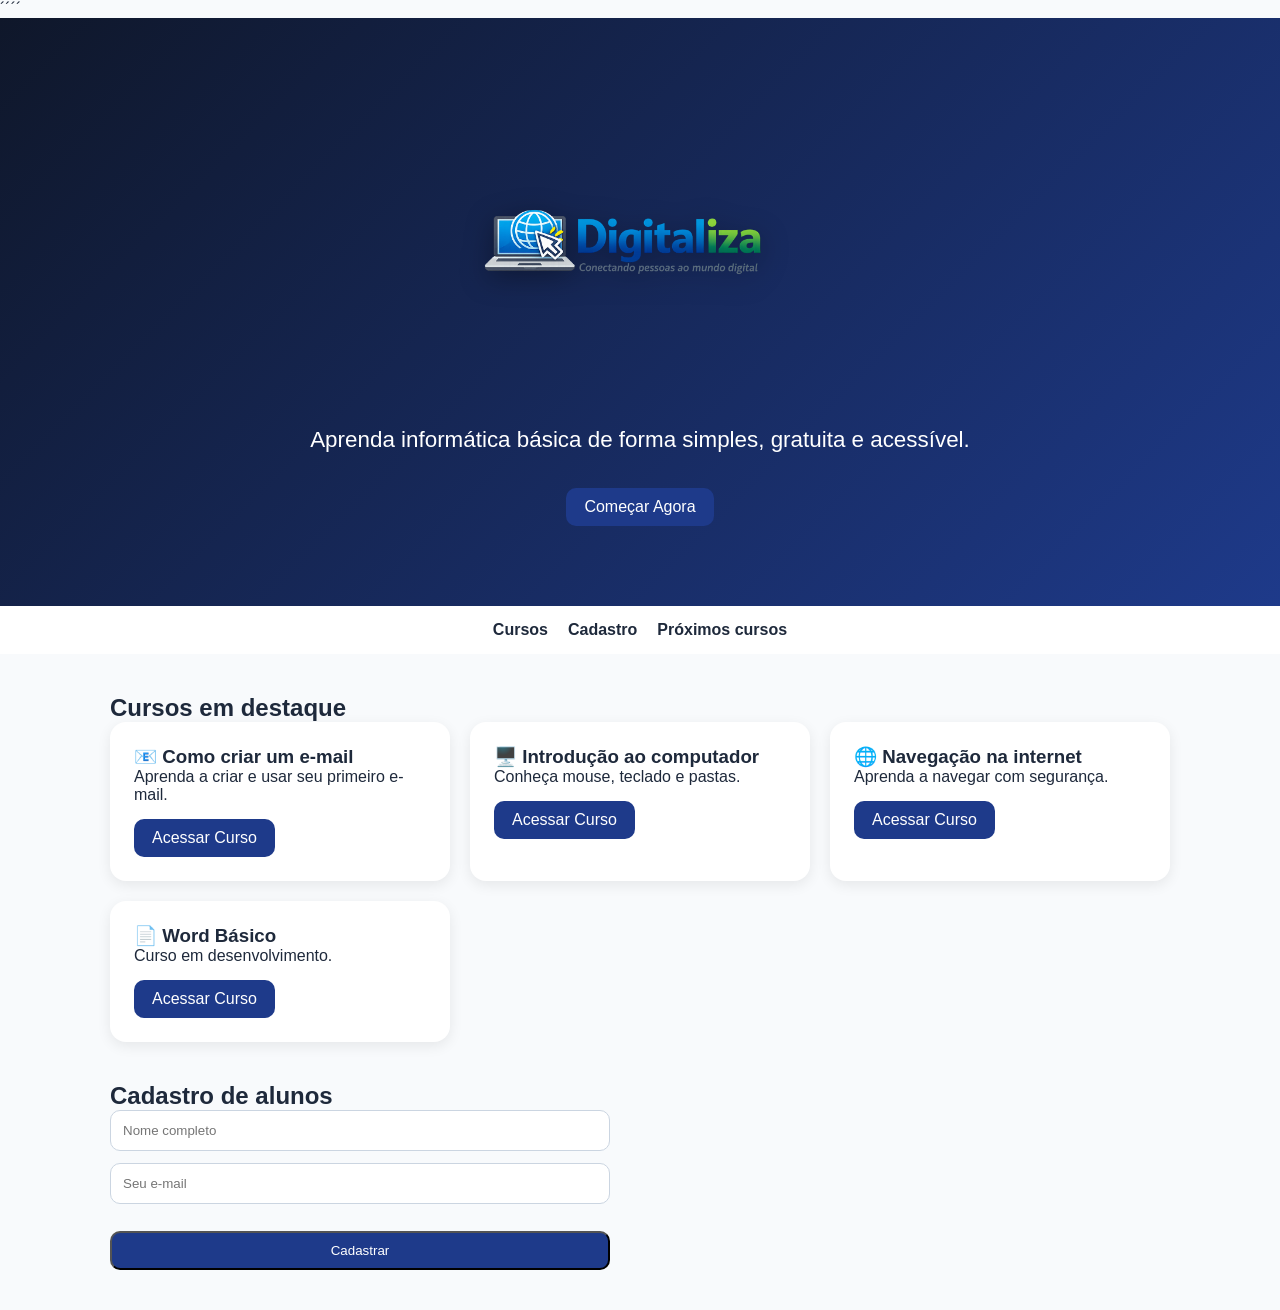
<file: index.html>
<!DOCTYPE html>
<html lang="pt-BR">
<head>´´´´
  <meta charset="UTF-8" />
  <meta name="viewport" content="width=device-width, initial-scale=1.0" />
  <title>Digitaliza - Inclusão Digital</title>
  <link rel="stylesheet" href="style.css" />
</head>
<body>
  <header>
    <img src="assets/logo.png" alt="Logo Digitaliza" class="logo" />
    <p>Aprenda informática básica de forma simples, gratuita e acessível.</p>
    <a href="#cursos" class="btn">Começar Agora</a>
  </header>

  <nav>
    <a href="#cursos">Cursos</a>
    <a href="#cadastro">Cadastro</a>
    <a href="em-breve.html">Próximos cursos</a>
  </nav>

  <section id="cursos">
    <h2>Cursos em destaque</h2>
    <div class="grid">
      <div class="card">
        <h3>📧 Como criar um e-mail</h3>
        <p>Aprenda a criar e usar seu primeiro e-mail.</p>
        <a class="btn" href="curso-email.html">Acessar Curso</a>
      </div>

      <div class="card">
        <h3>🖥️ Introdução ao computador</h3>
        <p>Conheça mouse, teclado e pastas.</p>
        <a class="btn" href="curso-computador.html">Acessar Curso</a>
      </div>

      <div class="card">
        <h3>🌐 Navegação na internet</h3>
        <p>Aprenda a navegar com segurança.</p>
        <a class="btn" href="curso-internet.html">Acessar Curso</a>
      </div>

      <div class="card">
        <h3>📄 Word Básico</h3>
        <p>Curso em desenvolvimento.</p>
        <a class="btn" href="em-breve.html">Acessar Curso</a>
      </div>
    </div>
  </section>

  <section id="cadastro">
    <h2>Cadastro de alunos</h2>
    <form id="studentForm">
      <input type="text" id="name" placeholder="Nome completo" required />
      <input type="email" id="email" placeholder="Seu e-mail" required />
      <button type="submit" class="btn">Cadastrar</button>
    </form>
    <p id="successMessage"></p>
  </section>

  <script src="script.js"></script>
</body>
</html>
</file>
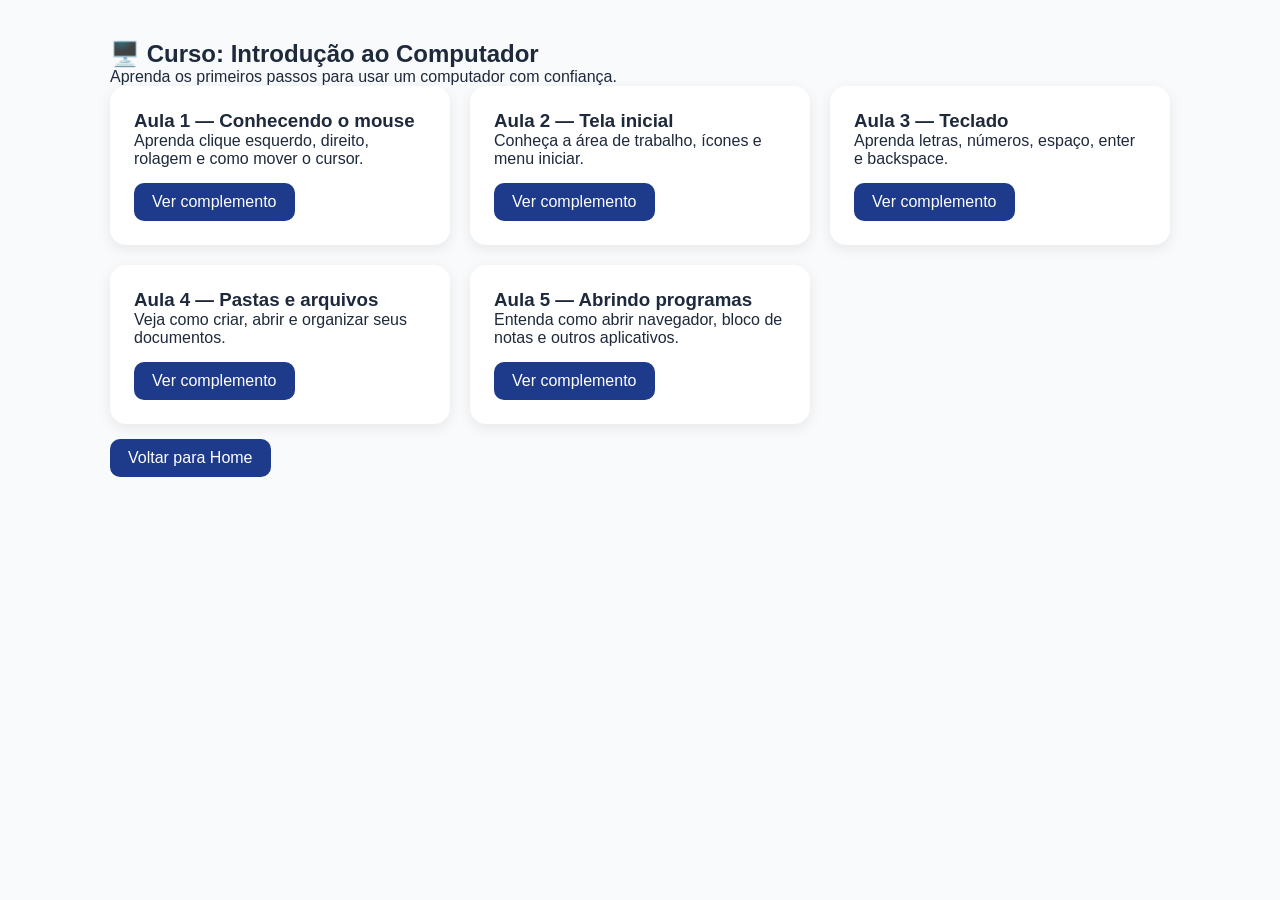
<file: curso-computador.html>
<!DOCTYPE html>
<html lang="pt-BR">
<head>
  <meta charset="UTF-8" />
  <meta name="viewport" content="width=device-width, initial-scale=1.0"/>
  <title>Curso: Introdução ao Computador</title>
  <link rel="stylesheet" href="style.css" />
</head>
<body>
  <section>
    <h1>🖥️ Curso: Introdução ao Computador</h1>
    <p>Aprenda os primeiros passos para usar um computador com confiança.</p>

    <div class="grid">
      <div class="card">
        <h3>Aula 1 — Conhecendo o mouse</h3>
        <p>Aprenda clique esquerdo, direito, rolagem e como mover o cursor.</p>
        <a class="btn" href="https://youtu.be/-b1Y5TZ7P7c?si=sgi7mjNshd6O_cqb" target="_blank">
          Ver complemento
        </a>
      </div>

      <div class="card">
        <h3>Aula 2 — Tela inicial</h3>
        <p>Conheça a área de trabalho, ícones e menu iniciar.</p>
        <a class="btn" href="https://youtu.be/Xn6UAN_K1XA?si=99eIyHU34kfSKB-9" target="_blank">
          Ver complemento
        </a>
      </div>

      <div class="card">
        <h3>Aula 3 — Teclado</h3>
        <p>Aprenda letras, números, espaço, enter e backspace.</p>
        <a class="btn" href="https://youtu.be/Pk9RKJh_ZNk?si=7H0yHNEBoUVU_XET" target="_blank">
          Ver complemento
        </a>
      </div>

      <div class="card">
        <h3>Aula 4 — Pastas e arquivos</h3>
        <p>Veja como criar, abrir e organizar seus documentos.</p>
        <a class="btn" href="https://youtu.be/JY6I5dz6YmA?si=3Yqs66o7d3EsdkRe" target="_blank">
          Ver complemento
        </a>
      </div>

      <div class="card">
        <h3>Aula 5 — Abrindo programas</h3>
        <p>Entenda como abrir navegador, bloco de notas e outros aplicativos.</p>
        <a class="btn" href="https://youtu.be/vFgBjxtywu4?si=bFya4XljKsKqoxQ6" target="_blank">
          Ver complemento
        </a>
      </div>
    </div>

    <a href="index.html" class="btn">Voltar para Home</a>
  </section>
</body>
</html>
</file>
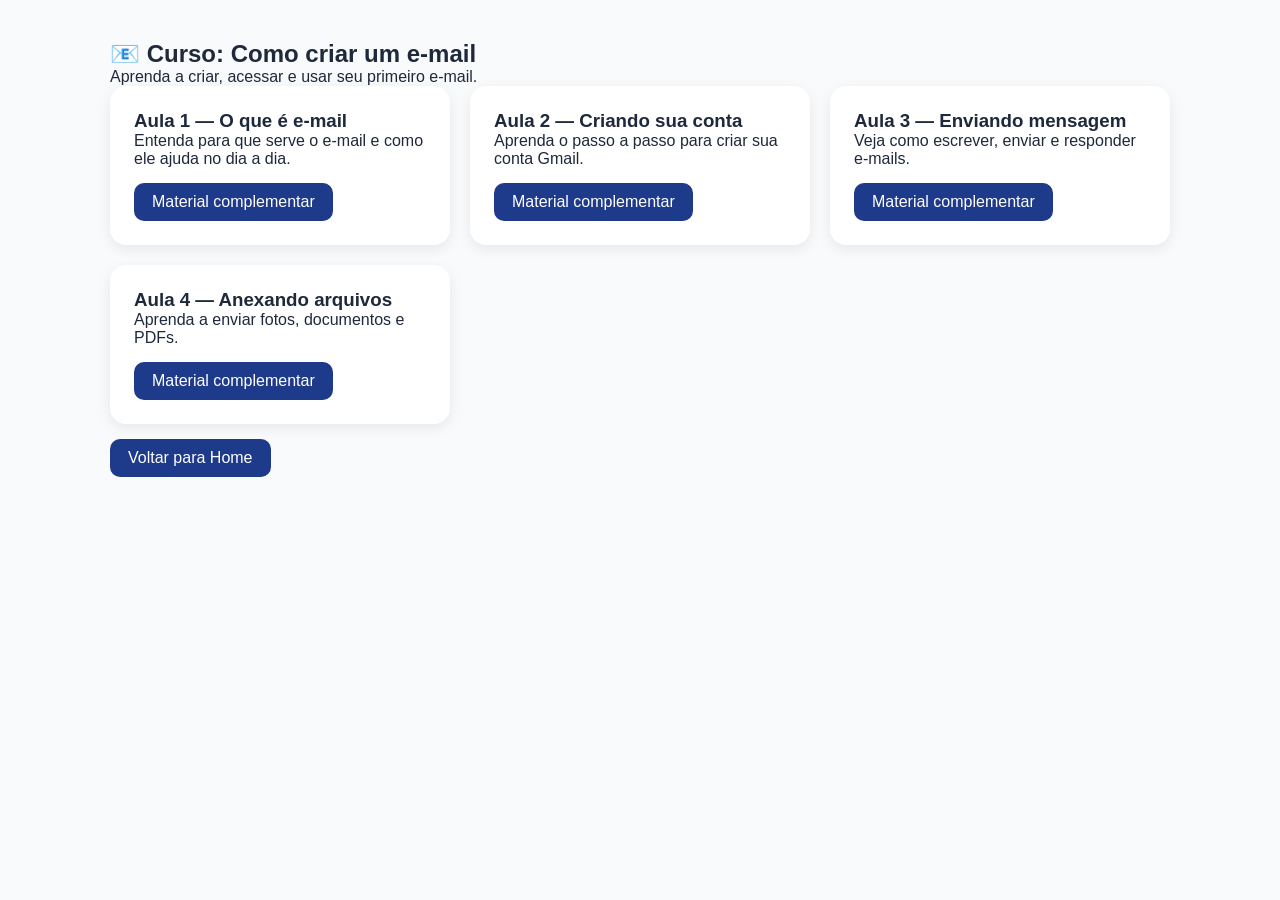
<file: curso-email.html>
<!DOCTYPE html>
<html lang="pt-BR">
<head>
  <meta charset="UTF-8" />
  <meta name="viewport" content="width=device-width, initial-scale=1.0"/>
  <title>Curso: Como criar um e-mail</title>
  <link rel="stylesheet" href="style.css" />
</head>
<body>
  <section>
    <h1>📧 Curso: Como criar um e-mail</h1>
    <p>Aprenda a criar, acessar e usar seu primeiro e-mail.</p>

    <div class="grid">
      <div class="card">
        <h3>Aula 1 — O que é e-mail</h3>
        <p>Entenda para que serve o e-mail e como ele ajuda no dia a dia.</p>
        <a class="btn" href="https://youtu.be/71l14mCZs_A?si=bbRuKMJpXATzo37n" target="_blank">Material complementar</a>
      </div>

      <div class="card">
        <h3>Aula 2 — Criando sua conta</h3>
        <p>Aprenda o passo a passo para criar sua conta Gmail.</p>
        <a class="btn" href="https://support.google.com/mail/answer/56256?hl=pt-BR" target="_blank">Material complementar</a>
      </div>

      <div class="card">
        <h3>Aula 3 — Enviando mensagem</h3>
        <p>Veja como escrever, enviar e responder e-mails.</p>
        <a class="btn" href="https://support.google.com/mail/answer/6584?hl=pt-BR" target="_blank">Material complementar</a>
      </div>

      <div class="card">
        <h3>Aula 4 — Anexando arquivos</h3>
        <p>Aprenda a enviar fotos, documentos e PDFs.</p>
        <a class="btn" href="https://support.google.com/mail/answer/6584?hl=pt-BR" target="_blank">Material complementar</a>
      </div>
    </div>

    <a href="index.html" class="btn">Voltar para Home</a>
  </section>
</body>
</html>
</file>
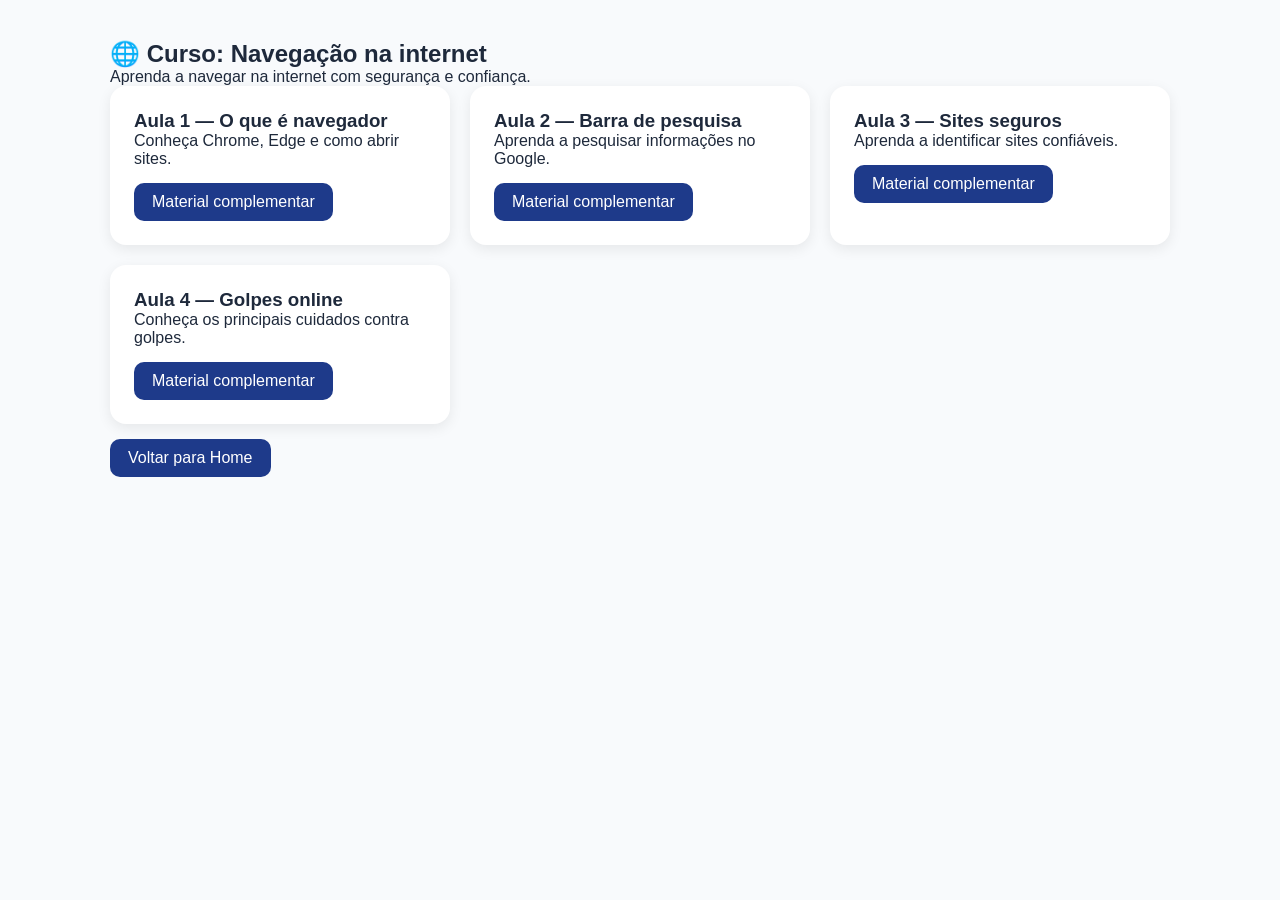
<file: curso-internet.html>
<!DOCTYPE html>
<html lang="pt-BR">
<head>
  <meta charset="UTF-8" />
  <meta name="viewport" content="width=device-width, initial-scale=1.0"/>
  <title>Curso: Navegação na internet</title>
  <link rel="stylesheet" href="style.css" />
</head>
<body>
  <section>
    <h1>🌐 Curso: Navegação na internet</h1>
    <p>Aprenda a navegar na internet com segurança e confiança.</p>

    <div class="grid">
      <div class="card">
        <h3>Aula 1 — O que é navegador</h3>
        <p>Conheça Chrome, Edge e como abrir sites.</p>
        <a class="btn" href="https://youtu.be/o75TOZjN9EI?si=s5XltxbgSnjzLmpF" target="_blank">Material complementar</a>
      </div>

      <div class="card">
        <h3>Aula 2 — Barra de pesquisa</h3>
        <p>Aprenda a pesquisar informações no Google.</p>
        <a class="btn" href="https://www.google.com/intl/pt-BR_ALL/search/howsearchworks/" target="_blank">Material complementar</a>
      </div>

      <div class="card">
        <h3>Aula 3 — Sites seguros</h3>
        <p>Aprenda a identificar sites confiáveis.</p>
        <a class="btn" href="https://youtu.be/S2XZeKYJfJQ?si=mX8KRP3brRlhMImK" target="_blank">Material complementar</a>
      </div>

      <div class="card">
        <h3>Aula 4 — Golpes online</h3>
        <p>Conheça os principais cuidados contra golpes.</p>
        <a class="btn" href="https://support.google.com/faqs/answer/2952493?hl=pt-BR" target="_blank">Material complementar</a>
      </div>
    </div>

    <a href="index.html" class="btn">Voltar para Home</a>
  </section>
</body>
</html>
</file>
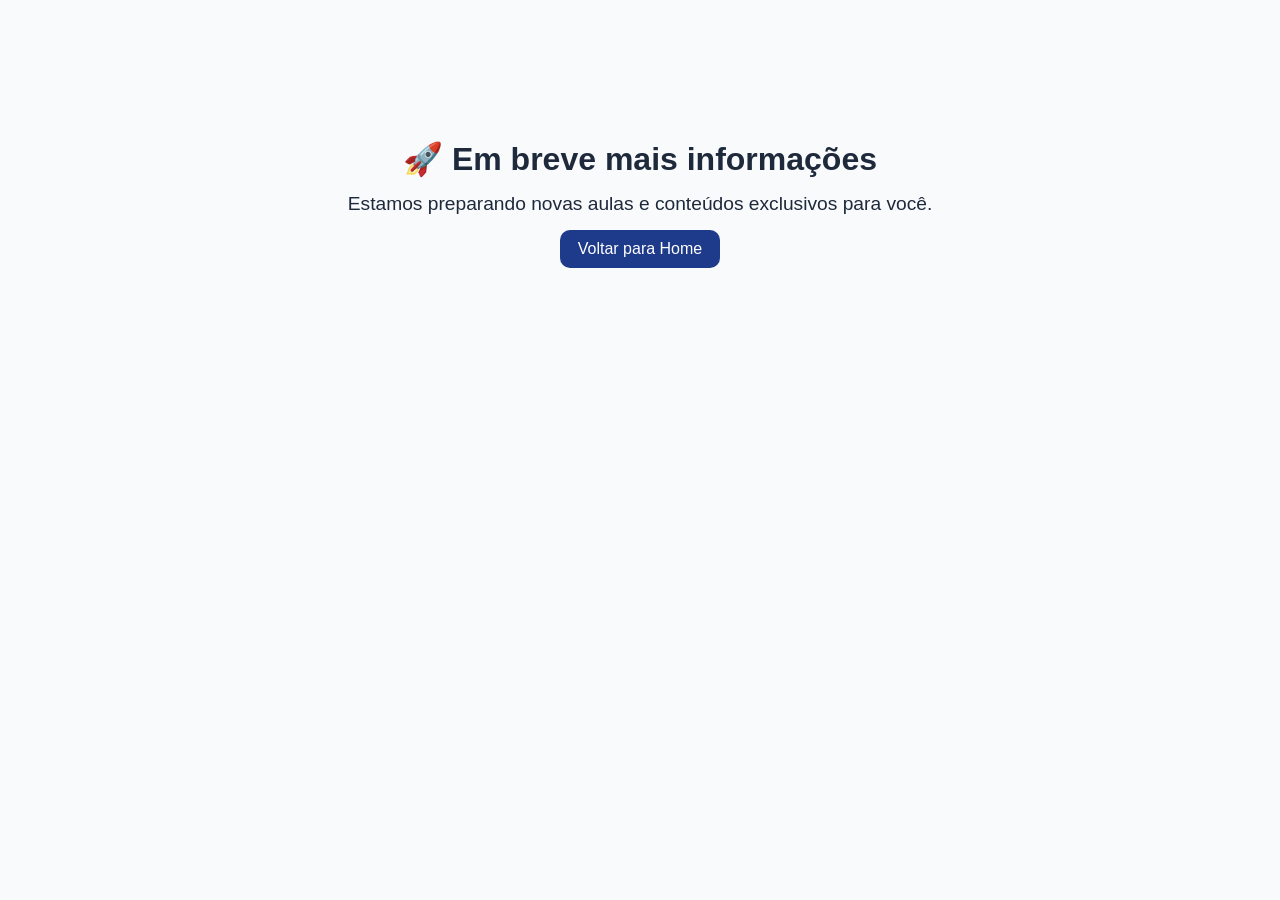
<file: em-breve.html>
<!DOCTYPE html>
<html lang="pt-BR">
<head>
  <meta charset="UTF-8" />
  <meta name="viewport" content="width=device-width, initial-scale=1.0" />
  <title>Em breve - Digitaliza</title>
  <link rel="stylesheet" href="style.css" />
</head>
<body>
  <section class="coming-soon">
    <h1>🚀 Em breve mais informações</h1>
    <p>Estamos preparando novas aulas e conteúdos exclusivos para você.</p>
    <a href="index.html" class="btn">Voltar para Home</a>
  </section>
</body>
</html>
</file>
<file: style.css>
:root {
  --primary: #1e3a8a;
  --secondary: #10b981;
  --bg: #f8fafc;
  --text: #1e293b;
}

* {
  box-sizing: border-box;
  margin: 0;
  padding: 0;
}

body {
  font-family: Arial, sans-serif;
  background: var(--bg);
  color: var(--text);
}

/* HEADER */

header {
  background: linear-gradient(135deg, #0f172a, #1e3a8a);
  color: white;
  padding: 80px 20px;
  text-align: center;
}

.logo {
  width: 450px;
  max-width: 100%;
  margin-bottom: 25px;
  filter: drop-shadow(0 6px 14px rgba(0, 0, 0, 0.35));
}

header p {
  font-size: 1.4rem;
  margin-bottom: 20px;
}

/* NAV */

nav {
  display: flex;
  justify-content: center;
  gap: 20px;
  padding: 15px;
  background: white;
}

nav a {
  text-decoration: none;
  color: var(--text);
  font-weight: bold;
}

/* SEÇÕES */

section {
  max-width: 1100px;
  margin: 40px auto;
  padding: 0 20px;
}

/* GRID DE CARDS */

.grid {
  display: grid;
  grid-template-columns: repeat(auto-fit, minmax(260px, 1fr));
  gap: 20px;
}

.card {
  background: white;
  padding: 24px;
  border-radius: 16px;
  box-shadow: 0 4px 14px rgba(0, 0, 0, 0.08);
  transition: transform 0.2s ease, box-shadow 0.2s ease;
}

.card:hover {
  transform: translateY(-5px);
  box-shadow: 0 6px 18px rgba(0, 0, 0, 0.12);
}

/* BOTÕES */

.btn {
  display: inline-block;
  margin-top: 15px;
  padding: 10px 18px;
  border-radius: 10px;
  background: var(--primary);
  color: white;
  text-decoration: none;
  cursor: pointer;
  transition: background 0.3s ease, transform 0.2s ease;
}

.btn:hover {
  background: #163172;
  transform: scale(1.05);
}

/* FORMULÁRIO */

form {
  display: grid;
  gap: 12px;
  max-width: 500px;
}

input {
  padding: 12px;
  border: 1px solid #cbd5e1;
  border-radius: 10px;
}

/* MENSAGEM */

#successMessage {
  margin-top: 15px;
  font-weight: bold;
}

/* PÁGINA EM BREVE */

.coming-soon {
  text-align: center;
  padding: 100px 20px;
}

.coming-soon h1 {
  font-size: 2rem;
  margin-bottom: 15px;
}

.coming-soon p {
  font-size: 1.2rem;
}
</file>
